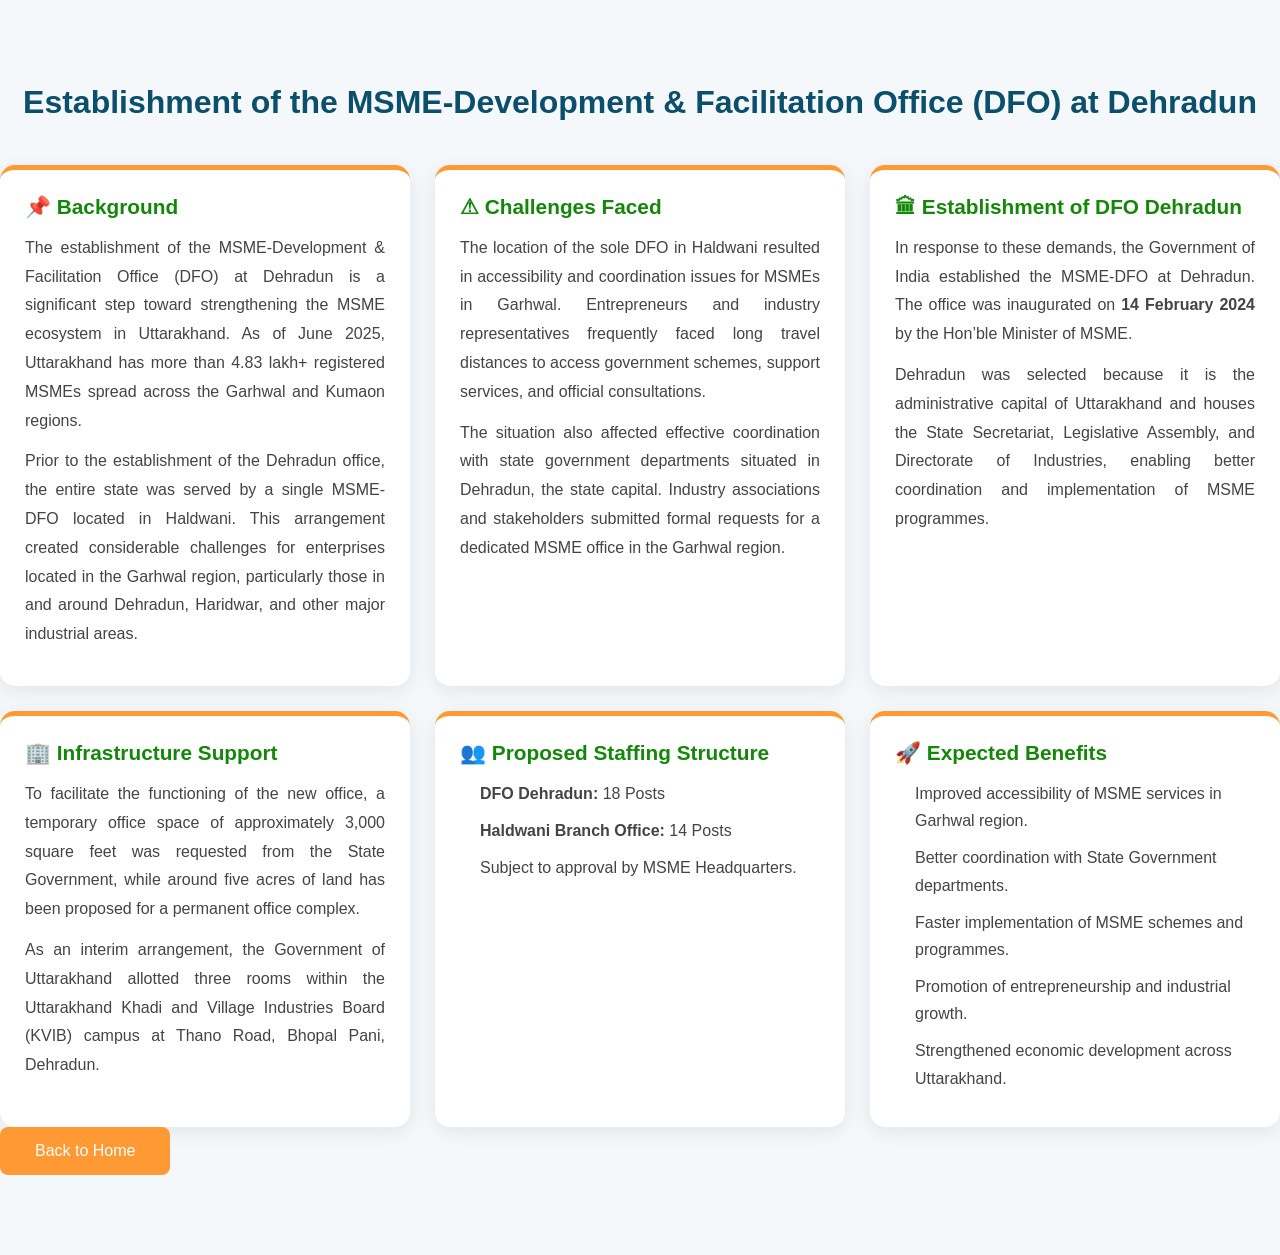
<file: pages/aboutus.html>
<!DOCTYPE html>
<html>
<head>
<title>About MSME-DFO, Dehradun</title>
  <link rel="stylesheet" href="../css/udyam.css">
<link rel="stylesheet" href="../css/style.css">

</head>
<body>
 <section class="section">

    <h1 class="main-title">
        Establishment of the MSME-Development & Facilitation Office (DFO) at Dehradun
    </h1>

    <div class="info-container">

        <div class="info-card">
            <h2>📌 Background</h2>
            <p>
                The establishment of the MSME-Development & Facilitation Office (DFO) at Dehradun is a significant step toward strengthening the MSME ecosystem in Uttarakhand. As of June 2025, Uttarakhand has more than 4.83 lakh+  registered MSMEs spread across the Garhwal and Kumaon regions.
            </p>
            <p>
                Prior to the establishment of the Dehradun office, the entire state was served by a single MSME-DFO located in Haldwani. This arrangement created considerable challenges for enterprises located in the Garhwal region, particularly those in and around Dehradun, Haridwar, and other major industrial areas.
            </p>
        </div>

        <div class="info-card">
            <h2>⚠ Challenges Faced</h2>
            <p>
                The location of the sole DFO in Haldwani resulted in accessibility and coordination issues for MSMEs in Garhwal. Entrepreneurs and industry representatives frequently faced long travel distances to access government schemes, support services, and official consultations.
            </p>
            <p>
                The situation also affected effective coordination with state government departments situated in Dehradun, the state capital. Industry associations and stakeholders submitted formal requests for a dedicated MSME office in the Garhwal region.
            </p>
        </div>

        <div class="info-card">
            <h2>🏛 Establishment of DFO Dehradun</h2>
            <p>
                In response to these demands, the Government of India established the MSME-DFO at Dehradun. The office was inaugurated on <strong>14 February 2024</strong> by the Hon’ble Minister of MSME.
            </p>
            <p>
                Dehradun was selected because it is the administrative capital of Uttarakhand and houses the State Secretariat, Legislative Assembly, and Directorate of Industries, enabling better coordination and implementation of MSME programmes.
            </p>
        </div>

        <div class="info-card">
            <h2>🏢 Infrastructure Support</h2>
            <p>
                To facilitate the functioning of the new office, a temporary office space of approximately 3,000 square feet was requested from the State Government, while around five acres of land has been proposed for a permanent office complex.
            </p>
            <p>
                As an interim arrangement, the Government of Uttarakhand allotted three rooms within the Uttarakhand Khadi and Village Industries Board (KVIB) campus at Thano Road, Bhopal Pani, Dehradun.
            </p>
        </div>

        <div class="info-card">
            <h2>👥 Proposed Staffing Structure</h2>
            <ul>
                <li><strong>DFO Dehradun:</strong> 18 Posts</li>
                <li><strong>Haldwani Branch Office:</strong> 14 Posts</li>
                <li>Subject to approval by MSME Headquarters.</li>
            </ul>
        </div>

        <div class="info-card">
            <h2>🚀 Expected Benefits</h2>
            <ul>
                <li>Improved accessibility of MSME services in Garhwal region.</li>
                <li>Better coordination with State Government departments.</li>
                <li>Faster implementation of MSME schemes and programmes.</li>
                <li>Promotion of entrepreneurship and industrial growth.</li>
                <li>Strengthened economic development across Uttarakhand.</li>
            </ul>
        </div>

    </div>


<a href="../index.html" class="btn">
Back to Home
</a>

</section>

</body>
</html>
</file>
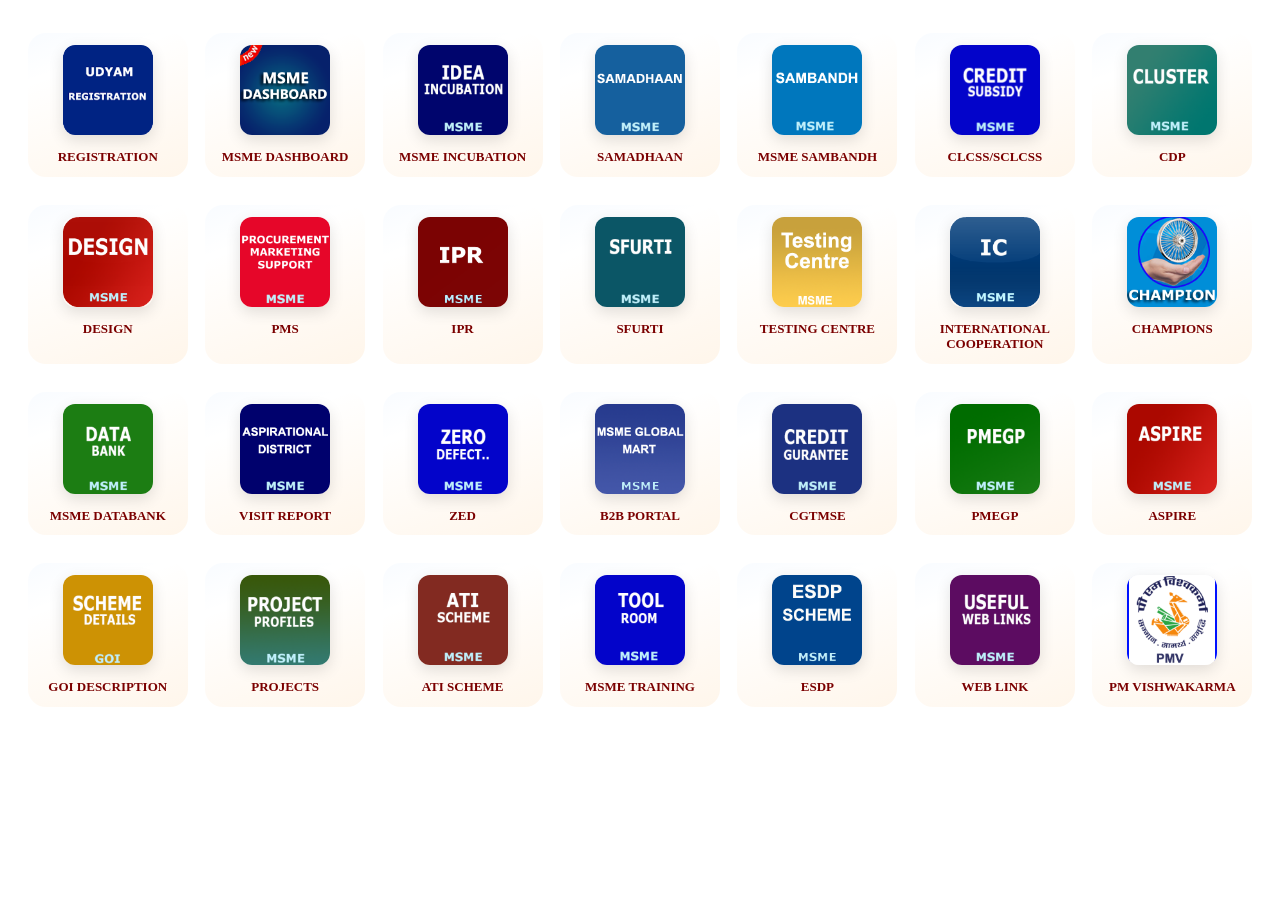
<file: pages/Allschemes.html>
<!DOCTYPE html>
<html>
<head>
    <link rel="stylesheet" href="../css/schemestyle.css">
</head>


<body>
    <div class="scheme-grid">

    <a href="https://udyamregistration.gov.in/" class="scheme-card">
        <img src="../images/udyam.png" alt="">
        <span>REGISTRATION</span>
    </a>

    <a href="https://dashboard.msme.gov.in/" class="scheme-card">
        <img src="../images/dashboard.png" alt="">
        <span>MSME DASHBOARD</span>
    </a>

    <a href="https://my.msme.gov.in/inc/" class="scheme-card">
        <img src="../images/incubation.png" alt="">
        <span>MSME INCUBATION</span>
    </a>

    <a href="https://samadhaan.msme.gov.in/MyMsme/MSEFC/MSEFC_Welcome.aspx" class="scheme-card">
        <img src="../images/samadhaan.png" alt="">
        <span>SAMADHAAN</span>
    </a>

    <a href="https://sambandh.msme.gov.in/PPP_Index.aspx" class="scheme-card">
        <img src="../images/sambandh.png" alt="">
        <span>MSME SAMBANDH</span>
    </a>

    <a href="https://my.msme.gov.in/MyMsme/Reg/COM_ClcssAppForm.aspx" class="scheme-card">
        <img src="../images/clcss.png" alt="">
        <span>CLCSS/SCLCSS</span>
    </a>

    <a href="https://cluster.dcmsme.gov.in/Admin/Default.aspx" class="scheme-card">
        <img src="../images/cdp.png" alt="">
        <span>CDP</span>
    </a>

    <a href="https://innovative.msme.gov.in/Home/Index" class="scheme-card">
        <img src="../images/design.png" alt="">
        <span>DESIGN</span>
    </a>

    <a href="https://my.msme.gov.in/MyMsme/Reg/COM_Matu.aspx" class="scheme-card">
        <img src="../images/pms.png" alt="">
        <span>PMS</span>
    </a>

    <a href="https://innovative.msme.gov.in/Home/IprIndex" class="scheme-card">
        <img src="../images/ipr.png" alt="">
        <span>IPR</span>
    </a>

    <a href="https://sfurti.msme.gov.in/SFURTI/Home.aspx" class="scheme-card">
        <img src="../images/sfurti.png" alt="">
        <span>SFURTI</span>
    </a>

    <a href="https://tc.dcmsme.gov.in/TestingCenter/index.aspx.html" class="scheme-card">
        <img src="../images/testing-centre.png" alt="">
        <span>TESTING CENTRE</span>
    </a>

    <a href="https://ic.msme.gov.in/IC_APP/IC_Welcome.aspx" class="scheme-card">
        <img src="../images/ic.png" alt="">
        <span>INTERNATIONAL COOPERATION</span>
    </a>

    <a href="https://champions.gov.in/Government-India/Ministry-MSME-Portal-handholding/msme-problem-complaint-welcome.htm" class="scheme-card">
        <img src="../images/champions.png" alt="">
        <span>CHAMPIONS</span>
    </a>

    <a href="https://www.msmedatabank.in/" class="scheme-card">
        <img src="../images/databank.png" alt="">
        <span>MSME DATABANK</span>
    </a>

    <a href="https://my.msme.gov.in/MyMsme/LdapLogin.aspx" class="scheme-card">
        <img src="../images/visit-report.png" alt="">
        <span>VISIT REPORT</span>
    </a>

    <a href="https://zed.msme.gov.in/" class="scheme-card">
        <img src="../images/zed.png" alt="">
        <span>ZED</span>
    </a>

    <a href="bhttps://www.msmemart.com/" class="scheme-card">
        <img src="../images/b2b.png" alt="">
        <span>B2B PORTAL</span>
    </a>

    <a href="https://www.cgtmse.in/" class="scheme-card">
        <img src="../images/cgtmse.png" alt="">
        <span>CGTMSE</span>
    </a>

    <a href="https://www.kviconline.gov.in/pmegpeportal/pmegphome/index.jsp" class="scheme-card">
        <img src="../images/pmegp.png" alt="">
        <span>PMEGP</span>
    </a>

    <a href="https://aspire.msme.gov.in/ASPIRE/AFHome.aspx" class="scheme-card">
        <img src="../images/aspire.png" alt="">
        <span>ASPIRE</span>
    </a>

    <a href="https://my.msme.gov.in/MyMsmeMob/MsmeScheme/Splash.htm" class="scheme-card">
        <img src="../images/scheme-details.png" alt="">
        <span>GOI DESCRIPTION</span>
    </a>

    <a href="https://my.msme.gov.in/MyMsmeMob/MsmeProjectProfile/Splash.htm" class="scheme-card">
        <img src="../images/project-profiles.png" alt="">
        <span>PROJECTS</span>
    </a>

    <a href="https://ati.msme.gov.in/ATI/home.aspx" class="scheme-card">
        <img src="../images/ati.png" alt="">
        <span>ATI SCHEME</span>
    </a>

    <a href="https://ab.dcmsme.gov.in/" class="scheme-card">
        <img src="../images/tool-room.png" alt="">
        <span>MSME TRAINING</span>
    </a>

    <a href="https://msmedi.dcmsme.gov.in/" class="scheme-card">
        <img src="../images/esdp.png" alt="">
        <span>ESDP</span>
    </a>

    <a href="https://my.msme.gov.in/MyMsme/Reg/COM_Weblink.aspx" class="scheme-card">
        <img src="../images/weblinks.png" alt="">
        <span>WEB LINK</span>
    </a>

    <a href="https://pmvishwakarma.gov.in/" class="scheme-card">
        <img src="../images/pm-vishwakarma.png" alt="">
        <span>PM VISHWAKARMA</span>
    </a>

</div>




</body>
</html>
</file>
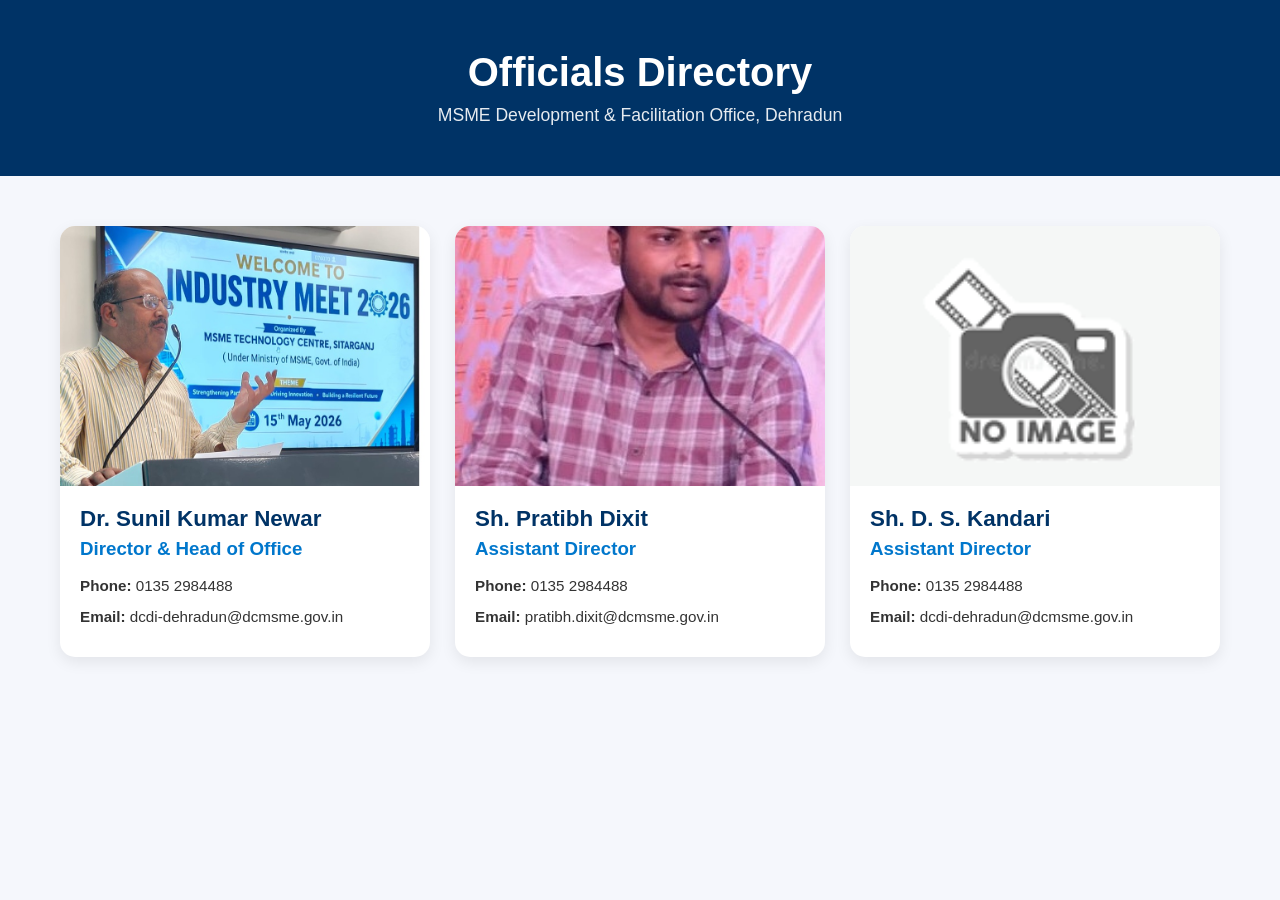
<file: pages/directory.html>
<!DOCTYPE html>
<html lang="en">
<head>
    <meta charset="UTF-8">
    <meta name="viewport" content="width=device-width, initial-scale=1.0">
    <title>Officials Directory | MSME Dehradun</title>
  
      <link rel="stylesheet" href="../css/directory.css">
<link rel="stylesheet" href="../css/style.css">
</head>
<body>

    <header class="page-header">
        <h1>Officials Directory</h1>
        <p>MSME Development & Facilitation Office, Dehradun</p>
    </header>

    <section class="directory-container">

        <div class="official-card">
            <div class="official-image">
                <img src="../images/Director.jpeg" alt="Director">
            </div>
            <div class="official-info">
                <h2>Dr. Sunil Kumar Newar</h2>
                <h3>Director & Head of Office</h3>
                <p><strong>Phone:</strong> 0135 2984488</p>
                <p><strong>Email:</strong> dcdi-dehradun@dcmsme.gov.in</p>
            </div>
        </div>

        <div class="official-card">
            <div class="official-image">
                <img src="../images/Pratibh.jpeg" alt="Assistant Director">
            </div>
            <div class="official-info">
                <h2>Sh. Pratibh Dixit</h2>
                <h3>Assistant Director</h3>
                <p><strong>Phone:</strong> 0135 2984488 </p>
                <p><strong>Email:</strong> pratibh.dixit@dcmsme.gov.in</p>
            </div>
        </div>

        <div class="official-card">
            <div class="official-image">
                <img src="../images/download.png" alt="Assistant Director">
            </div>
            <div class="official-info">
                <h2>Sh. D. S. Kandari</h2>
                <h3>Assistant Director</h3>
                <p><strong>Phone:</strong> 0135 2984488</p>
                <p><strong>Email:</strong> dcdi-dehradun@dcmsme.gov.in</p>
            </div>
        </div>

       

    </section>

</body>
</html>
</file>
<file: css/udyam.css>
.section{
    padding:60px 8%;
    background:#f4f8fb;
}

.main-title{
    text-align:center;
    font-size:2rem;
    color:#0b4f6c;
    margin-bottom:40px;
    line-height:1.4;
}

.info-container{
    display:grid;
    grid-template-columns:repeat(auto-fit,minmax(320px,1fr));
    gap:25px;
}

.info-card{
    background:#fff;
    padding:25px;
    border-radius:15px;
    box-shadow:0 5px 20px rgba(0,0,0,0.08);
    transition:0.3s ease;
    border-top:5px solid #ff9933;
}

.info-card:hover{
    transform:translateY(-8px);
    box-shadow:0 10px 30px rgba(0,0,0,0.15);
}

.info-card h2{
    color:#138808;
    margin-bottom:15px;
    font-size:1.3rem;
}

.info-card p{
    color:#444;
    line-height:1.8;
    text-align:justify;
    margin-bottom:12px;
}

.info-card ul{
    padding-left:20px;
}

.info-card li{
    margin-bottom:10px;
    line-height:1.7;
    color:#444;
}

@media(max-width:768px){

    .section{
        padding:40px 5%;
    }

    .main-title{
        font-size:1.5rem;
    }

    .info-card{
        padding:20px;
    }
}
</file>
<file: css/style.css>
/* =========================
   GLOBAL
========================= */

*{
    margin:0;
    padding:0;
    box-sizing:border-box;
    font-family:'Poppins',sans-serif;
}

html{
    scroll-behavior:smooth;
}

body{
    background:#f5f7fc;
    color:#333;
    overflow-x:hidden;
}

img{
    max-width:100%;
    display:block;
}

a{
    text-decoration:none;
}

ul{
    list-style:none;
}

.container{
    width:90%;
    max-width:1400px;
    margin:auto;
}

/* =========================
   TOP HEADER
========================= */

.top-header{
    background:#f4f4f4;
    border-bottom:1px solid #ddd;
}

.top-header .container{
    display:flex;
    justify-content:space-between;
    align-items:center;
    padding:10px 0;
}

.govt-info{
    display:flex;
    align-items:center;
    gap:15px;
}

.govt-logo{
    height:70px;
}

.govt-text h3{
    font-size:18px;
    color:#222;
}

.govt-text p{
    font-size:13px;
    color:#666;
}

.top-links{
    display:flex;
    gap:20px;
}

.top-links a{
    color:#444;
    font-size:14px;
}
/* =========================
   TOP BAR
========================= */

.topbar{
    background:#0c1c4f;
    color:#fff;
    text-align:center;
    padding:8px 15px;
    font-size:14px;
    font-weight:500;
}

/* =========================
   LOGO AREA
========================= */
/* Logo Area */


.logo{
    width:450px;
    height:140px;
    object-fit:contain;

    animation:logoMove 4s ease-in-out infinite;
}

@media(max-width:992px){
    .logo{
        width:220px;
    }
}

@media(max-width:768px){
    .logo{
        width:180px;
    }
}

@media(max-width:480px){
    .logo{
        width:140px;
    }
}
.logo-area{
    display:flex;
    align-items:center;
    gap:15px;
    padding:10px 20px;
}

/* Logo Text */
.logo-text h2{
    font-size:1.5rem;
    color:#16367d;
    font-weight:700;

    margin:0;

}

/* Logo */
/* =========================
   LOGO AREA
========================= */
/* =========================
   NAVBAR
========================= */

.navbar{
    display:flex;
    justify-content:space-between;
    align-items:center;
    padding:10px 25px;

    background:linear-gradient(
        90deg,
        #ffffff,
        #eef2ff
    );

    box-shadow:0 4px 15px rgba(0,0,0,.08);

    flex-wrap:wrap;
}

/* =========================
   LOGO AREA
========================= */

.logo-area{
    display:flex;
    align-items:center;
    gap:15px;
}

/* Logo Text */

.logo-text h2{
    font-size:1.8rem;
    font-weight:700;

    color:#16367d;

    padding:8px 18px;

    border-radius:12px;

    background:white;

    box-shadow:
        0 5px 15px rgba(0,0,0,.08);

    transition:.4s;
}

.logo-text h2:hover{
    transform:translateY(-3px);

    color:#ff9933;

    box-shadow:
        0 12px 25px rgba(0,0,0,.15);
}

/* Logo */

.logo{
    width:180px;
    height:auto;

    object-fit:contain;

    transition:.4s;

    animation:logoMove 4s ease-in-out infinite;
}

.logo:hover{
    transform:scale(1.08);
}

/* Animation */

@keyframes logoMove{

    0%{
        transform:translateX(0);
    }

    25%{
        transform:translateX(-8px);
    }

    50%{
        transform:translateX(0);
    }

    75%{
        transform:translateX(8px);
    }

    100%{
        transform:translateX(0);
    }
}

/* =========================
   NAV LINKS
========================= */

.nav-links{
    display:flex;
    align-items:center;
    gap:5px;
    flex-wrap:wrap;
}

.nav-links li{
    position:relative;
}

.nav-links li a{
    display:block;

    padding:14px 18px;

    color:#111;

    font-weight:500;

    transition:.3s;
}

.nav-links li:hover>a{
    background:#2348b8;
    color:white;
    border-radius:8px;
}


/* Tablet */
@media(max-width:992px){
    .logo{
        height:90px;
    }
}

/* Mobile */
@media(max-width:768px){
    .logo{
        height:70px;
    }
}

.logo:hover{
    transform:scale(2.2);
}

@keyframes logoMove{
    0%{transform:translateX(0);}
    25%{transform:translateX(-10px);}
    50%{transform:translateX(0);}
    75%{transform:translateX(10px);}
    100%{transform:translateX(0);}
}
/* =========================
   NAVBAR
========================= */

header{
    position:sticky;
    top:0;
    z-index:9999;
}

.navbar{
    background:linear-gradient(
        90deg,
        #ffffff,
        #eef2ff
    );

    box-shadow:0 4px 20px rgba(0,0,0,.08);
    display:flex;
    justify-content:space-between;
    align-items:center;
    padding:0 20px;
}

.navbar .container{
    display:flex;
    justify-content:space-between;
    align-items:center;
}

.nav-links{
    display:flex;
    align-items:center;
}

.nav-links li{
    position:relative;
}

.nav-links li a{
    display:block;
    padding:18px 22px;
    color:#111;
    font-weight:500;
    transition:.3s;
}

.nav-links li:hover>a{
    background:#2348b8;
    color:#fff;
}

/* =========================
   DROPDOWN
========================= */

.dropdown-menu{
    position:absolute;
    left:0;
    top:100%;

    min-width:250px;

    background:white;

    display:none;

    border-radius:10px;

    overflow:hidden;

    box-shadow:0 15px 35px rgba(0,0,0,.15);

    animation:dropdown .3s ease;
}

.dropdown-menu li a{
    padding:14px 18px;
    color:#333;
    border-bottom:1px solid #eee;
}

.dropdown-menu li a:hover{
    background:#eef2ff;
    color:#2348b8;
}

.dropdown:hover .dropdown-menu{
    display:block;
}

@keyframes dropdown{
    from{
        opacity:0;
        transform:translateY(10px);
    }

    to{
        opacity:1;
        transform:translateY(0);
    }
}

/* =========================
   HERO
========================= */

.hero{
    min-height:85vh;

    background:
    linear-gradient(
    rgba(0,0,0,.45),
    rgba(0,0,0,.45)
    ),
    url('../image/hero.jpg');

    background-size:cover;
    background-position:center;

    display:flex;
    justify-content:center;
    align-items:center;
    text-align:center;

    color:white;
}

.hero-content{
    max-width:900px;
    animation:fadeUp 1s ease;
}

.hero h1{
    font-size:4rem;
    margin-bottom:20px;
}

.hero p{
    font-size:1.3rem;
    margin-bottom:30px;
}

.btn{
    background:#ff9933;
    color:white;
    padding:15px 35px;
    border-radius:8px;
    display:inline-block;
    transition:.3s;
}

.btn:hover{
    transform:translateY(-5px);
}

/* =========================
   QUICK ACCESS
========================= */

.quick-links{
    padding:60px 0;
}

.quick-grid{
    display:grid;
    grid-template-columns:
    repeat(auto-fit,minmax(220px,1fr));

    gap:20px;
}

.quick-card{
    color:white;
    text-align:center;
    padding:40px 20px;

    border-radius:20px;

    transition:.4s;

    cursor:pointer;
}

.quick-card:nth-child(1){
    background:#2397d1;
}

.quick-card:nth-child(2){
    background:#c6b614;
}

.quick-card:nth-child(3){
    background:#d65400;
}

.quick-card:nth-child(4){
    background:#003f7f;
}

.quick-card:nth-child(5){
    background:#27a5dd;
}

.quick-card:hover{
    transform:translateY(-10px);
    box-shadow:0 20px 30px rgba(0,0,0,.15);
}

/* =========================
   SECTION TITLE
========================= */

.section{
    padding:80px 0;
}

.section-title{
    font-size:2.4rem;
    text-align:center;
    margin-bottom:50px;
    color:#16367d;
}

/* =========================
   NOTICE BOARD
========================= */

.notice-section{
    background:#eef0ff;
}

.notice-wrapper{
    display:grid;
    grid-template-columns:2fr 1.3fr;
    gap:30px;
}

.notice-box{
    background:white;

    border-radius:15px;

    padding:25px;

    box-shadow:0 5px 20px rgba(0,0,0,.08);
}

.notice-box h3{
    margin-bottom:20px;
}

.notice-item{
    padding:15px 0;
    border-bottom:1px solid #ddd;
}

.notice-item:last-child{
    border-bottom:none;
}

/* =========================
   SERVICES
========================= */

.services-grid{
    display:grid;

    grid-template-columns:
    repeat(auto-fit,minmax(280px,1fr));

    gap:25px;
}

.card{
    background:white;
    padding:30px;
    border-radius:20px;

    box-shadow:0 5px 20px rgba(0,0,0,.08);

    transition:.4s;
}

.card:hover{
    transform:translateY(-10px);
}
/* =========================
   CARD LINKS
========================= */

.card-link{
    display:block;
    color:inherit;
}

.card-link:hover{
    color:inherit;
}

/* =========================
   ABOUT SECTION
========================= */

.about-box{
    max-width:900px;
    margin:auto;
    background:white;
    padding:40px;
    border-radius:20px;
    box-shadow:0 5px 20px rgba(0,0,0,.08);
    text-align:center;
    line-height:1.8;
}

#aboutus {
    display: flex;
    justify-content: center;
}
/* =========================
   ANNOUNCEMENTS
========================= */

.announcements{
    background:#eef2ff;
}

.notice-card{
    max-width:1000px;
    margin:15px auto;
    background:white;
    padding:18px 25px;
    border-left:5px solid #ff9933;
    border-radius:12px;
    box-shadow:0 5px 15px rgba(0,0,0,.08);
    transition:.3s;
}

.notice-card:hover{
    transform:translateX(8px);
}


.hero {
    position: relative;
    height: 100vh;
    display: flex;
    justify-content: center;
    align-items: center;
    text-align: center;
    overflow: hidden;

    background-size: cover;
    background-position: center;
    background-repeat: no-repeat;

    animation: heroSlider 30s infinite;
}

.hero-overlay {
    position: absolute;
    inset: 0;
    background: rgba(0, 0, 0, 0.55);
}

.hero-content {
    position: relative;
    z-index: 2;
    color: #fff;
    max-width: 800px;
    padding: 20px;
}

.hero-content h1 {
    font-size: 3rem;
    margin-bottom: 15px;
}

.hero-content p {
    font-size: 1.2rem;
    margin-bottom: 25px;
}

/* =========================
   HERO IMAGE SLIDER
========================= */

.hero{

    animation: heroSlider 40s infinite;

    background-size:cover;
    background-position:center center;
    background-repeat:no-repeat;

    min-height:85vh;
    width:100%;

    transition:background-image 1s ease-in-out;
}


/* Slider Images */

@keyframes heroSlider {

    0% {
        background-image:url('../images/1.jpeg');
    }

    10% {
        background-image:url('../images/Director.jpeg');
    }

    20% {
        background-image:url('../images/12.jpeg');
    }

    30% {
        background-image:url('../images/8.jpeg');
    }

    40% {
        background-image:url('../images/9.jpeg');
    }

    50% {
        background-image:url('../images/11.jpeg');
    }

    60% {
        background-image:url('../images/7.jpeg');
    }

    70% {
        background-image:url('../images/4.jpeg');
    }

    80% {
        background-image:url('../images/6.jpeg');
    }

    100% {
        background-image:url('../images/10.jpeg');
    }
}


/* =========================
   TABLET
========================= */

@media(max-width:992px){

    .hero{

        min-height:70vh;

        background-size:cover;

        background-position:center;
    }

}


/* =========================
   MOBILE
========================= */

@media(max-width:768px){

    .hero{

        min-height:55vh;

        background-size:cover;

        background-position:center top;
    }

}


/* =========================
   SMALL MOBILE
========================= */

@media(max-width:480px){

    .hero{

        min-height:50vh;

        background-size:cover;

        background-position:center top;
    }

}
/* =========================
   HERO SLIDER
========================= */

.hero{

    animation: heroSlider 40s infinite;

    background-size:cover;
    background-position:center;
    background-repeat:no-repeat;

    height:85vh;
    min-height:500px;

    width:100%;
}


/* =========================
   TABLET
========================= */

@media(max-width:992px){

    .hero{

        height:65vh;
        min-height:400px;

        background-position:center;
    }

}


/* =========================
   MOBILE
========================= */

@media(max-width:768px){

    .hero{

        height:45vh;
        min-height:280px;

        background-size:cover;
        background-position:center;
    }

}


/* =========================
   SMALL MOBILE
========================= */

@media(max-width:480px){

    .hero{

        height:38vh;
        min-height:230px;

        background-position:center top;
    }

}
.hero-content{
    padding:10px;
}

@media(max-width:768px){
    .hero-content{
        transform:scale(.85);
    }
}
/* =========================
   HERO SLIDER SMALL SIZE
========================= */

.hero{

    animation: heroSlider 40s infinite;

    background-size:cover;
    background-position:center;
    background-repeat:no-repeat;

    height:55vh;
    min-height:350px;

    width:100%;
}


/* Tablet */

@media(max-width:992px){

    .hero{

        height:45vh;
        min-height:280px;
    }

}


/* Mobile */

@media(max-width:768px){

    .hero{

        height:32vh;
        min-height:200px;
    }

}


/* Small Mobile */

@media(max-width:480px){

    .hero{

        height:28vh;
        min-height:160px;
    }

}
/* =========================
   STATS
========================= */

.stats{
    background:#eef2ff;
}

.stats-grid{
    display:grid;

    grid-template-columns:
    repeat(auto-fit,minmax(220px,1fr));

    gap:25px;
}

.stat-card{
    background:linear-gradient(
    135deg,
    #ff9933,
    #138808
    );

    color:white;

    text-align:center;

    padding:35px;

    border-radius:20px;
}

.stat-card h2{
    font-size:3rem;
}

/* =========================
   GALLERY
========================= */

.gallery{
    display:grid;

    grid-template-columns:
    repeat(auto-fit,minmax(300px,1fr));

    gap:20px;
}

.gallery img{
    width:100%;
    height:260px;

    object-fit:cover;

    border-radius:15px;

    transition:.5s;
}

.gallery img:hover{
    transform:scale(1.05);
}

/* =========================
   SOCIAL MEDIA
========================= */

.social-section{
    background:#dfe6ff;
}

.social-grid{
    display:grid;

    grid-template-columns:
    repeat(auto-fit,minmax(280px,1fr));

    gap:25px;
}

.social-card{
    background:white;

    border-radius:15px;

    overflow:hidden;

    height:400px;

    box-shadow:0 5px 20px rgba(0,0,0,.08);
}
/* About Section Clickable Title */

.card-link-aboutus{
    text-decoration: none;
    display: inline-block;
}

.card-link-aboutus .section-title{
    display: inline-block;
    position: relative;
    color: #0d47a1;
    font-size: 2rem;
    font-weight: 700;
    cursor: pointer;
    transition: all 0.3s ease;
    margin-bottom: 20px;
}

/* Animated Underline */
.card-link-aboutus .section-title::after{
    content: "";
    position: absolute;
    left: 0;
    bottom: -6px;
    width: 0;
    height: 4px;
    border-radius: 5px;
    background: linear-gradient(to right, #FF9933, #FFFFFF, #138808);
    transition: width 0.4s ease;
}

/* Hover Effects */
.card-link-aboutus:hover .section-title{
    color: #ff6f00;
    transform: translateY(-3px);
    text-shadow: 0 4px 10px rgba(0,0,0,0.15);
}

.card-link-aboutus:hover .section-title::after{
    width: 100%;
}

/* Click Effect */
.card-link-aboutus:active .section-title{
    transform: scale(0.97);
}
.read-more-indicator{
    margin-top: 15px;
    font-size: 0.95rem;
    font-weight: 600;
    color: #0d47a1;
    text-align: center;
    animation: pulseText 2s infinite;
}

.read-more-indicator .arrow{
    display: inline-block;
    margin-left: 6px;
    animation: bounceArrow 1.5s infinite;
}

@keyframes bounceArrow{
    0%, 100%{
        transform: translateY(0);
    }
    50%{
        transform: translateY(6px);
    }
}

@keyframes pulseText{
    0%,100%{
        opacity: 0.8;
    }
    50%{
        opacity: 1;
    }
}

.card-link-aboutus:hover .read-more-indicator{
    color: #ff6f00;
}
.about-card{
    background:#fff;
    padding:25px;
    border-radius:15px;
    box-shadow:0 4px 15px rgba(0,0,0,0.1);
    text-align:center;
    max-width:600px;
    margin:0 auto;
    transition:0.3s ease;
}

.about-card:hover{
    transform:translateY(-5px);
    box-shadow:0 10px 25px rgba(0,0,0,0.15);
}

.about-card p{
    margin-top:15px;
    font-size:1rem;
    line-height:1.6;
    color:#555;
}

.card-link-aboutus{
    text-decoration:none;
    color:inherit;
}

.read-more-indicator{
    margin-top:15px;
    font-weight:600;
    color:#0d47a1;
}

.arrow{
    display:inline-block;
    animation:moveRight 1.2s infinite;
}

@keyframes moveRight{
    0%,100%{transform:translateX(0);}
    50%{transform:translateX(8px);}
}
/* =========================
   CONTACT
========================= */

.contact-grid{
    display:grid;

    grid-template-columns:
    repeat(auto-fit,minmax(300px,1fr));

    gap:25px;
}

/* =========================
   FOOTER
========================= */

footer{
    background:#0c1c4f;
    color:white;
    text-align:center;
    padding:40px 20px;
}

footer p{
    margin-top:10px;
}

/* =========================
   ANIMATION
========================= */

@keyframes fadeUp{

    from{
        opacity:0;
        transform:translateY(40px);
    }

    to{
        opacity:1;
        transform:translateY(0);
    }

}

.card,
.notice-box,
.stat-card,
.gallery img{
    animation:fadeUp .8s ease;
}
/* =========================
   HERO BASE
========================= */

.hero{
    position:relative;
    min-height:85vh;
    display:flex;
    align-items:center;
    justify-content:center;
    text-align:center;
    padding:0 20px;
    background-size:cover;
    background-position:center;
    background-repeat:no-repeat;
}

.hero-content{
    position:relative;
    z-index:2;
    max-width:900px;
    width:100%;
}

.hero h1{
    line-height:1.2;
    word-wrap:break-word;
}

.hero p{
    max-width:700px;
    margin:15px auto 25px;
    line-height:1.6;
}

.hero .btn{
    display:inline-block;
}

/* =========================
   DROPDOWN
========================= */

.dropdown{
    position:relative;
}

.dropdown-menu{
    display:none;
    position:absolute;
    top:100%;
    left:0;
    min-width:200px;
    background:#fff;
    z-index:9999;
}

.dropdown:hover .dropdown-menu{
    display:block;
}

/* =========================
   TABLET
========================= */

@media (max-width:992px){

    .navbar{
        padding:12px 20px;
        flex-wrap:wrap;
        justify-content:space-between;
        align-items:center;
        gap:15px;
    }

    .navbar .container{
        flex-direction:column;
    }

    .logo{
        width:140px;
    }

    .logo-text h2{
        font-size:1.3rem;
    }

    .nav-links{
        gap:5px;
        flex-wrap:wrap;
    }

    .nav-links li a{
        padding:8px 12px;
        font-size:0.95rem;
    }

    .notice-wrapper{
        grid-template-columns:1fr;
    }

    .hero{
        min-height:70vh;
        padding:0 30px;
    }

    .hero-content{
        max-width:700px;
    }

    .hero h1{
        font-size:2.5rem;
    }

    .hero p{
        font-size:1rem;
    }
}

/* =========================
   MOBILE
========================= */

@media (max-width:768px){

    .navbar{
        padding:10px 15px;
    }

    .logo-area{
        flex-direction:row;
        justify-content:center;
        align-items:center;
        text-align:center;
    }

    .logo{
        width:120px;
    }

    .logo-text h2{
        font-size:1.1rem;
        padding:6px 12px;
    }

    .nav-links{
        width:100%;
        flex-direction:column;
        margin-top:10px;
    }

    .nav-links li{
        width:100%;
        position:relative;
    }

    .nav-links li a{
        display:block;
        text-align:center;
        padding:10px;
    }

    /* Dropdown Mobile Fix */

    .dropdown-menu{
        position:static;
        width:100%;
        min-width:100%;
        box-shadow:none;
        border-radius:0;
    }

    .hero{
        min-height:55vh;
        padding:20px 15px;
    }

    .hero-content{
        max-width:90%;
    }

    .hero h1{
        font-size:1.8rem;
        line-height:1.3;
        margin-bottom:10px;
    }

    .hero p{
        font-size:0.95rem;
        padding:0 10px;
        margin-bottom:15px;
    }

    .hero .btn{
        padding:10px 20px;
    }

    .section-title{
        font-size:1.8rem;
    }

    .gallery,
    .services-grid,
    .stats-grid,
    .contact-grid{
        grid-template-columns:1fr;
    }
}

/* =========================
   SMALL MOBILE
========================= */

@media (max-width:480px){

    .topbar{
        font-size:0.8rem;
        padding:6px;
        text-align:center;
    }

    .logo{
        width:100px;
    }

    .logo-text h2{
        font-size:1rem;
    }

    .hero{
        min-height:50vh;
        padding:30px 15px;
    }

    .hero h1{
        font-size:1.5rem;
        line-height:1.3;
    }

    .hero p{
        font-size:0.9rem;
    }

    .hero .btn{
        padding:10px 18px;
        width:auto;
        max-width:none;
        text-align:center;
    }
}
/* Hero Slider */

.hero{
    animation: heroSlider 40s infinite;
    background-size: cover;
    background-position: center center;
    background-repeat: no-repeat;
    min-height: 85vh;
    width: 100%;
}

/* Tablet */

@media (max-width:992px){

    .hero{
        min-height:70vh;
        background-position:center center;
    }
}

/* Mobile */

@media (max-width:768px){

    .hero{
        min-height:55vh;
        background-size:cover;
        background-position:center center;
    }
}

/* Small Mobile */

@media (max-width:480px){

    .hero{
        min-height:50vh;
        background-size:cover;
        background-position:center center;
    }
}
/* Logo Text */

.logo-text h2{
    font-size:2rem;
    font-weight:600;
    margin:0;
    white-space:nowrap;
}

/* Tablet */

@media (max-width:992px){

    .logo-text h2{
        font-size:1.5rem;
    }
}

/* Mobile */

@media (max-width:768px){

    .logo-text h2{
        font-size:1.2rem;
        text-align:center;
        white-space:normal;
        line-height:1.3;
    }
}

/* Small Mobile */

@media (max-width:480px){

    .logo-text h2{
        font-size:1rem;
        line-height:1.4;
        padding:0 10px;
    }
}
.logo-text h2{
    font-size:clamp(1rem, 3vw, 2rem);
    font-weight:600;
    margin:0;
    line-height:1.3;
}
/* =========================
   RESPONSIVE NAVBAR
========================= */

@media (max-width: 768px){

    .navbar{
        flex-direction:column;
        align-items:center;
        padding:12px;
    }

    .logo-area{
        width:100%;
        justify-content:center;
        margin-bottom:10px;
    }

    .logo-text h2{
        font-size:1.2rem;
        text-align:center;
        padding:10px 15px;
        margin:0;
        border-radius:10px;
    }

    .nav-links{
        width:100%;
        display:flex;
        flex-direction:column;
        gap:8px;
        margin-top:10px;
    }

    .nav-links li{
        width:100%;
    }

    .nav-links li a{
        display:block;
        text-align:center;
        padding:12px;
        background:#ffffff;
        border-radius:10px;
        font-size:15px;
        font-weight:600;
        box-shadow:0 2px 8px rgba(0,0,0,0.08);
    }

    .nav-links li a:hover{
        background:#2348b8;
        color:#fff;
    }

    .dropdown-menu{
        position:static;
        width:100%;
        min-width:100%;
        margin-top:5px;
        border-radius:10px;
        box-shadow:none;
        background:#f5f7fc;
    }

    .dropdown-menu li a{
        background:#eef2ff;
        margin:4px 0;
        font-size:14px;
    }
}

/* Small Mobile */

@media (max-width:480px){

    .logo-text h2{
        font-size:1rem;
    }

    .nav-links li a{
        padding:10px;
        font-size:14px;
    }
}
/* Hamburger Button */

.menu-toggle{
    display:none;
    font-size:32px;
    font-weight:bold;
    cursor:pointer;
    color:#16367d;
}

/* Mobile View */

@media(max-width:768px){

    .navbar{
        position:relative;
        flex-direction:column;
        align-items:center;
    }

    .menu-toggle{
        display:block;
        position:absolute;
        right:15px;
        top:15px;
    }

    .nav-links{
        display:none;
        flex-direction:column;
        width:100%;
        margin-top:15px;
    }

    .nav-links.active{
        display:flex;
    }

    .nav-links li{
        width:100%;
    }

    .nav-links li a{
        display:block;
        text-align:center;
        padding:12px;
    }
}
</file>
<file: css/schemestyle.css>
/* =========================
   SCHEME GRID
========================= */

.scheme-grid{
    display:grid;
    grid-template-columns:repeat(auto-fit,minmax(140px,1fr));
    gap:28px;
    padding:25px;
    justify-items:center;
}

/* =========================
   SCHEME CARD
========================= */

.scheme-card{
    text-decoration:none;
    text-align:center;
    position:relative;

    width:140px;
    padding:12px 10px;

    border-radius:18px;
    background:#fff;

    transition:all .4s ease;

    overflow:hidden;
}

/* Glow Background Effect */

.scheme-card::before{
    content:"";
    position:absolute;

    top:-100%;
    left:-100%;

    width:250%;
    height:250%;

    background:linear-gradient(
        135deg,
        rgba(0,119,255,.15),
        rgba(255,255,255,0),
        rgba(255,140,0,.15)
    );

    transform:rotate(25deg);

    transition:.6s ease;

    z-index:0;
}

.scheme-card:hover::before{
    top:-20%;
    left:-20%;
}

/* =========================
   ICON IMAGE
========================= */

.scheme-card img{
    width:90px;
    height:90px;

    object-fit:cover;
    border-radius:12px;

    position:relative;
    z-index:2;

    transition:all .4s ease;

    box-shadow:
        0 5px 15px rgba(0,0,0,.12);
}

/* =========================
   TITLE
========================= */

.scheme-card span{
    display:block;

    margin-top:10px;

    color:#7b0000;

    font-size:13px;
    font-weight:700;
    line-height:1.2;

    position:relative;
    z-index:2;

    transition:.3s ease;
}

/* =========================
   HOVER EFFECTS
========================= */

.scheme-card:hover{
    transform:translateY(-8px);

    box-shadow:
        0 15px 30px rgba(0,0,0,.12);
}

.scheme-card:hover img{
    transform:
        scale(1.08)
        rotate(-2deg);

    box-shadow:
        0 10px 25px rgba(0,0,0,.18);
}

.scheme-card:hover span{
    color:#0056b3;
}

/* =========================
   CLICK EFFECT
========================= */

.scheme-card:active{
    transform:scale(.96);
}
.scheme-card:hover img{
    animation:floatIcon .8s ease infinite alternate;
}

@keyframes floatIcon{

    from{
        transform:
            scale(1.15)
            rotate(-5deg)
            translateY(0);
    }

    to{
        transform:
            scale(1.15)
            rotate(-5deg)
            translateY(-6px);
    }
}
/* =========================
   ENTRY ANIMATION
========================= */

.scheme-card{
    animation:fadeUp .6s ease forwards;
}

@keyframes fadeUp{

    from{
        opacity:0;
        transform:translateY(30px);
    }

    to{
        opacity:1;
        transform:translateY(0);
    }
}

/* =========================
   RESPONSIVE
========================= */

@media(max-width:992px){

    .scheme-grid{
        grid-template-columns:repeat(3,1fr);
    }

}

@media(max-width:768px){

    .scheme-grid{
        grid-template-columns:repeat(2,1fr);
        gap:22px;
    }

    .scheme-card{
        width:130px;
    }

    .scheme-card img{
        width:85px;
        height:85px;
    }

}

@media(max-width:480px){

    .scheme-grid{
        grid-template-columns:repeat(2,1fr);
        gap:18px;
        padding:15px;
    }

    .scheme-card{
        width:120px;
        padding:10px;
    }

    .scheme-card img{
        width:80px;
        height:80px;
    }

    .scheme-card span{
        font-size:12px;
    }

}

@media(max-width:360px){

    .scheme-grid{
        grid-template-columns:1fr;
    }

}
</file>
<file: css/directory.css>
* {
    margin: 0;
    padding: 0;
    box-sizing: border-box;
    font-family: "Segoe UI", Arial, sans-serif;
}

body {
    background: #f5f7fa;
    color: #333;
}

.page-header {
    text-align: center;
    padding: 50px 20px;
    background: #003366;
    color: white;
}

.page-header h1 {
    font-size: 2.5rem;
    margin-bottom: 10px;
}

.page-header p {
    font-size: 1.1rem;
    opacity: 0.9;
}

.directory-container {
    max-width: 1200px;
    margin: 50px auto;
    padding: 0 20px;

    display: grid;
    grid-template-columns: repeat(auto-fit, minmax(320px, 1fr));
    gap: 25px;
}

.official-card {
    background: white;
    border-radius: 15px;
    overflow: hidden;

    box-shadow: 0 5px 15px rgba(0,0,0,0.08);

    transition: 0.3s ease;
}

.official-card:hover {
    transform: translateY(-8px);
    box-shadow: 0 12px 25px rgba(0,0,0,0.15);
}

.official-image {
    width: 100%;
    height: 260px;
    overflow: hidden;
}

.official-image img {
    width: 100%;
    height: 100%;
    object-fit: cover;
}

.official-info {
    padding: 20px;
}

.official-info h2 {
    color: #003366;
    margin-bottom: 6px;
    font-size: 1.4rem;
}

.official-info h3 {
    color: #0077cc;
    margin-bottom: 15px;
    font-weight: 600;
}

.official-info p {
    margin-bottom: 8px;
    font-size: 0.95rem;
    line-height: 1.5;
}

@media (max-width: 768px) {
    .page-header h1 {
        font-size: 2rem;
    }

    .official-image {
        height: 220px;
    }
}
</file>
